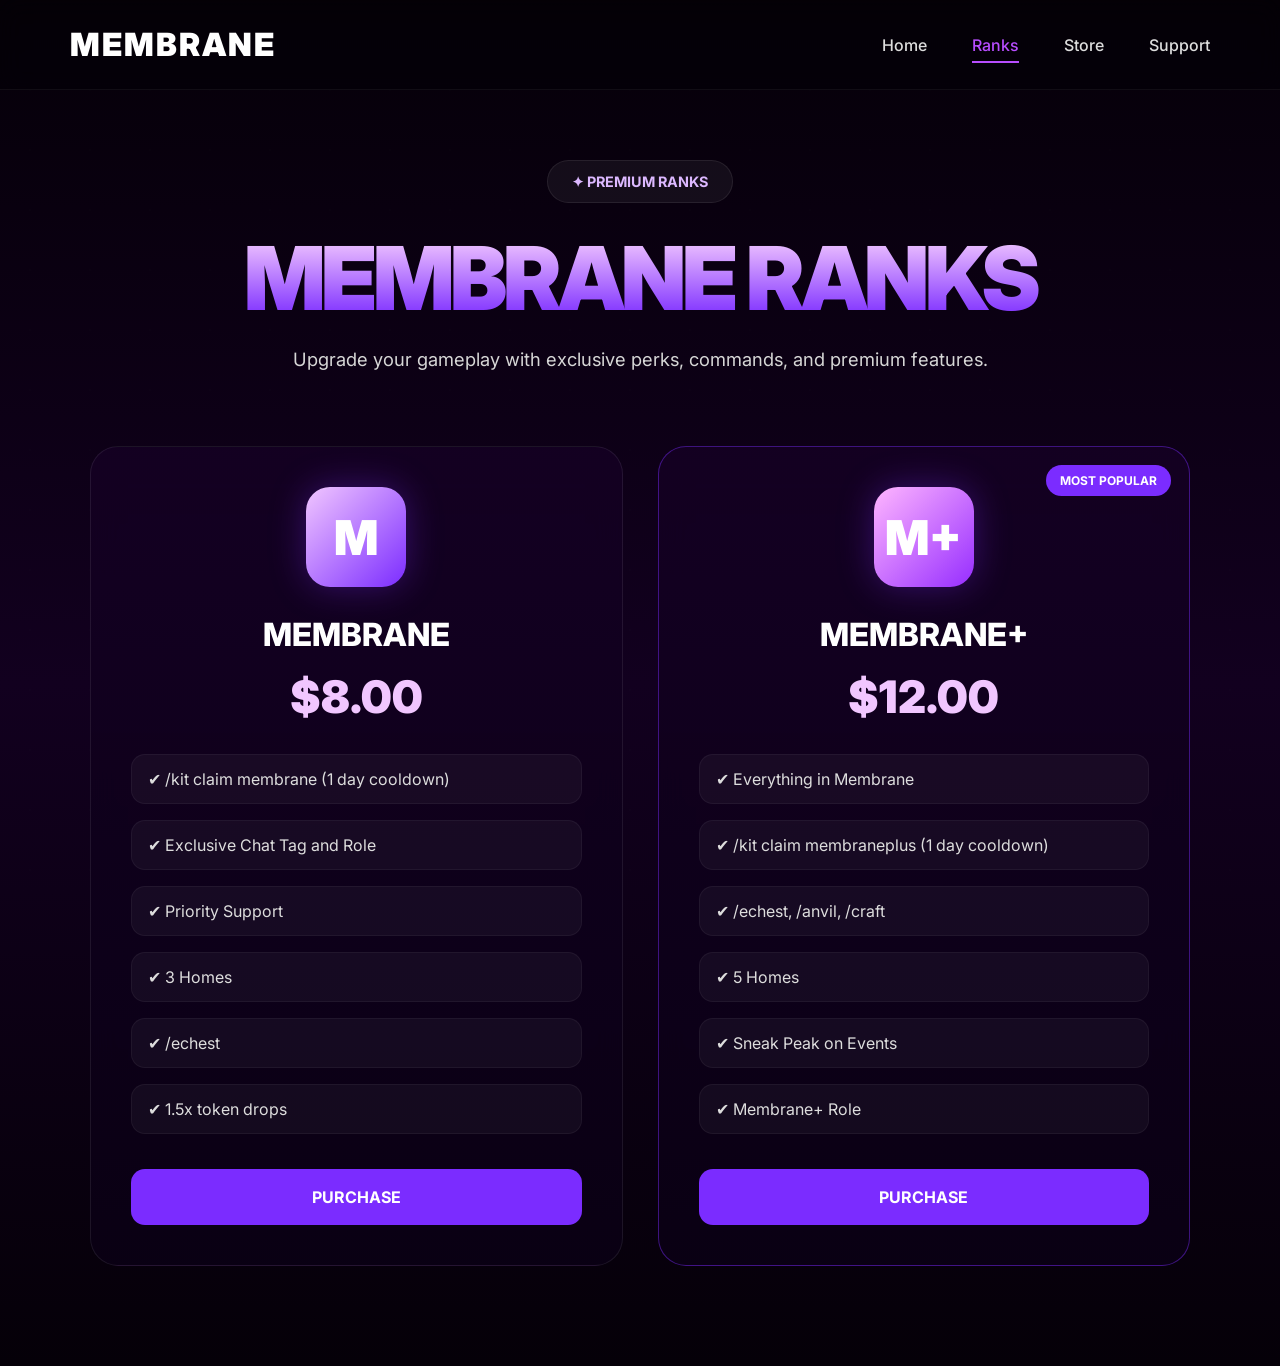
<file: ranks.html>
<!DOCTYPE html>
<html lang="en">
<head>
  <meta charset="UTF-8">
  <meta name="viewport" content="width=device-width, initial-scale=1.0">

  <title>Membrane Ranks</title>

  <link rel="stylesheet" href="ranks.css">

  <link href="https://fonts.googleapis.com/css2?family=Inter:wght@400;500;600;700;800;900&display=swap" rel="stylesheet">
</head>
<body>

  <!-- PARTICLES -->

  <div class="particles"></div>

  <!-- NAVBAR -->

  <header>

    <div class="logo">
      MEMBRANE
    </div>

    <nav>

      <a href="index.html">Home</a>
      <a class="active" href="#">Ranks</a>
      <a href="store.html">Store</a>
      <a href="support.html">Support</a>

    </nav>

  </header>

  <!-- MAIN -->

  <section class="ranks-page">

    <div class="title">

      <div class="badge">
        ✦ PREMIUM RANKS
      </div>

      <h1>
        MEMBRANE RANKS
      </h1>

      <p>
        Upgrade your gameplay with exclusive perks, 
        commands, and premium features.
      </p>

    </div>

    <!-- RANKS -->

    <div class="ranks-grid">

      <!-- MEMBRANE -->

      <div class="rank-card">

        <div class="rank-icon">
          M
        </div>

        <h2>MEMBRANE</h2>

        <div class="price">
          $8.00
        </div>

        <ul>

          <li>✔ /kit claim membrane (1 day cooldown)</li>
          <li>✔ Exclusive Chat Tag and Role</li>
          <li>✔ Priority Support</li>
          <li>✔ 3 Homes</li>
          <li>✔ /echest</li>
          <li>✔ 1.5x token drops</li>

        </ul>

        <a href="https://membrane-mc-webshop.tebex.io/category/3319509" target="_blank">

          <button>
            PURCHASE
          </button>

        </a>

      </div>

      <!-- MEMBRANE+ -->

      <div class="rank-card featured">

        <div class="featured-tag">
          MOST POPULAR
        </div>

        <div class="rank-icon plus">
          M+
        </div>

        <h2>MEMBRANE+</h2>

        <div class="price">
          $12.00
        </div>

        <ul>

          <li>✔ Everything in Membrane</li>
          <li>✔ /kit claim membraneplus (1 day cooldown)</li>
          <li>✔ /echest, /anvil, /craft</li>
          <li>✔ 5 Homes</li>
          <li>✔ Sneak Peak on Events</li>
          <li>✔ Membrane+ Role</li>

        </ul>

        <a href="https://membrane-mc-webshop.tebex.io/category/3319509" target="_blank">

          <button>
            PURCHASE
          </button>

        </a>

      </div>

    </div>

  </section>

</body>
</html>
</file>
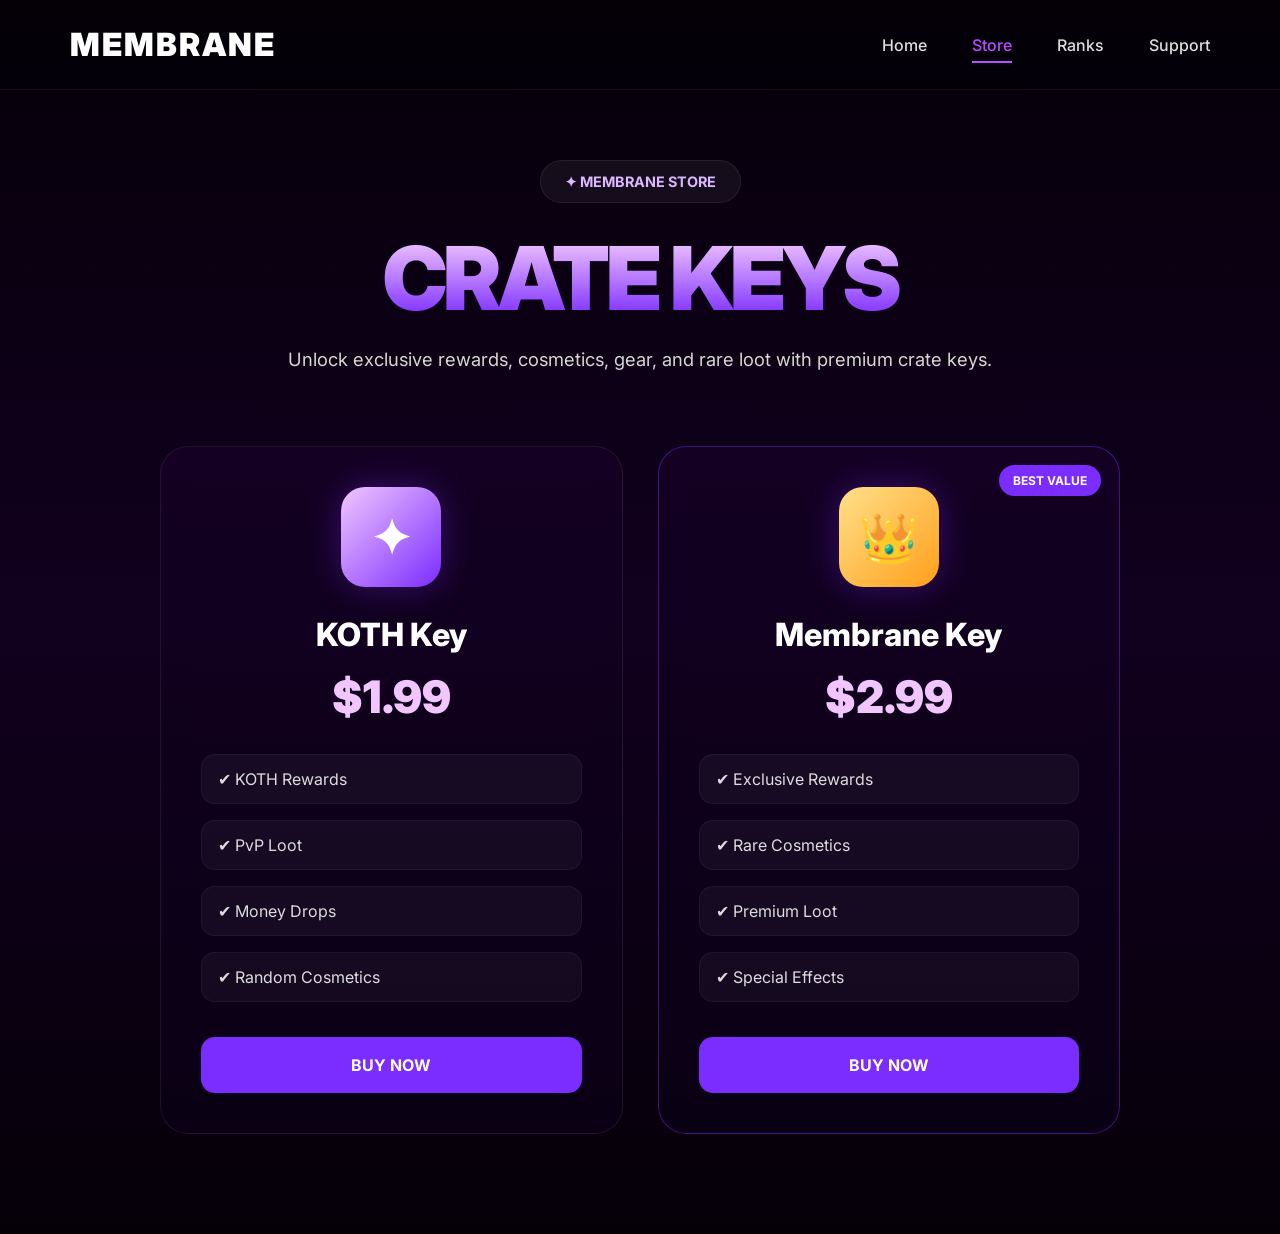
<file: store.html>
<!DOCTYPE html>
<html lang="en">
<head>
  <meta charset="UTF-8">
  <meta name="viewport" content="width=device-width, initial-scale=1.0">

  <title>Membrane Store</title>

  <link rel="stylesheet" href="store.css">

  <link href="https://fonts.googleapis.com/css2?family=Inter:wght@400;500;600;700;800;900&display=swap" rel="stylesheet">
</head>
<body>

  <!-- PARTICLES -->

  <div class="particles"></div>

  <!-- NAVBAR -->

  <header>

    <div class="logo">
      MEMBRANE
    </div>

    <nav>

      <a href="index.html">Home</a>
      <a class="active" href="#">Store</a>
      <a href="ranks.html">Ranks</a>
      <a href="support.html">Support</a>

    </nav>

  </header>

  <!-- STORE -->

  <section class="store">

    <div class="store-title">

      <div class="badge">
        ✦ MEMBRANE STORE
      </div>

      <h1>
        CRATE KEYS
      </h1>

      <p>
        Unlock exclusive rewards, cosmetics, gear,
        and rare loot with premium crate keys.
      </p>

    </div>

    <!-- CRATES -->

    <div class="crate-grid">

      <!-- KOTH KEY -->

      <div class="crate-card">

        <div class="crate-icon purple">
          ✦
        </div>

        <h2>KOTH Key</h2>

        <div class="price">
          $1.99
        </div>

        <ul>

          <li>✔ KOTH Rewards</li>
          <li>✔ PvP Loot</li>
          <li>✔ Money Drops</li>
          <li>✔ Random Cosmetics</li>

        </ul>

        <a href="https://membrane-mc-webshop.tebex.io/category/3319509" target="_blank">

          <button>
            BUY NOW
          </button>

        </a>

      </div>

      <!-- MEMBRANE KEY -->

      <div class="crate-card featured">

        <div class="featured-tag">
          BEST VALUE
        </div>

        <div class="crate-icon gold">
          👑
        </div>

        <h2>Membrane Key</h2>

        <div class="price">
          $2.99
        </div>

        <ul>

          <li>✔ Exclusive Rewards</li>
          <li>✔ Rare Cosmetics</li>
          <li>✔ Premium Loot</li>
          <li>✔ Special Effects</li>

        </ul>

        <a href="https://membrane-mc-webshop.tebex.io/category/3319509" target="_blank">

          <button>
            BUY NOW
          </button>

        </a>

      </div>

    </div>

  </section>

</body>
</html>
</file>
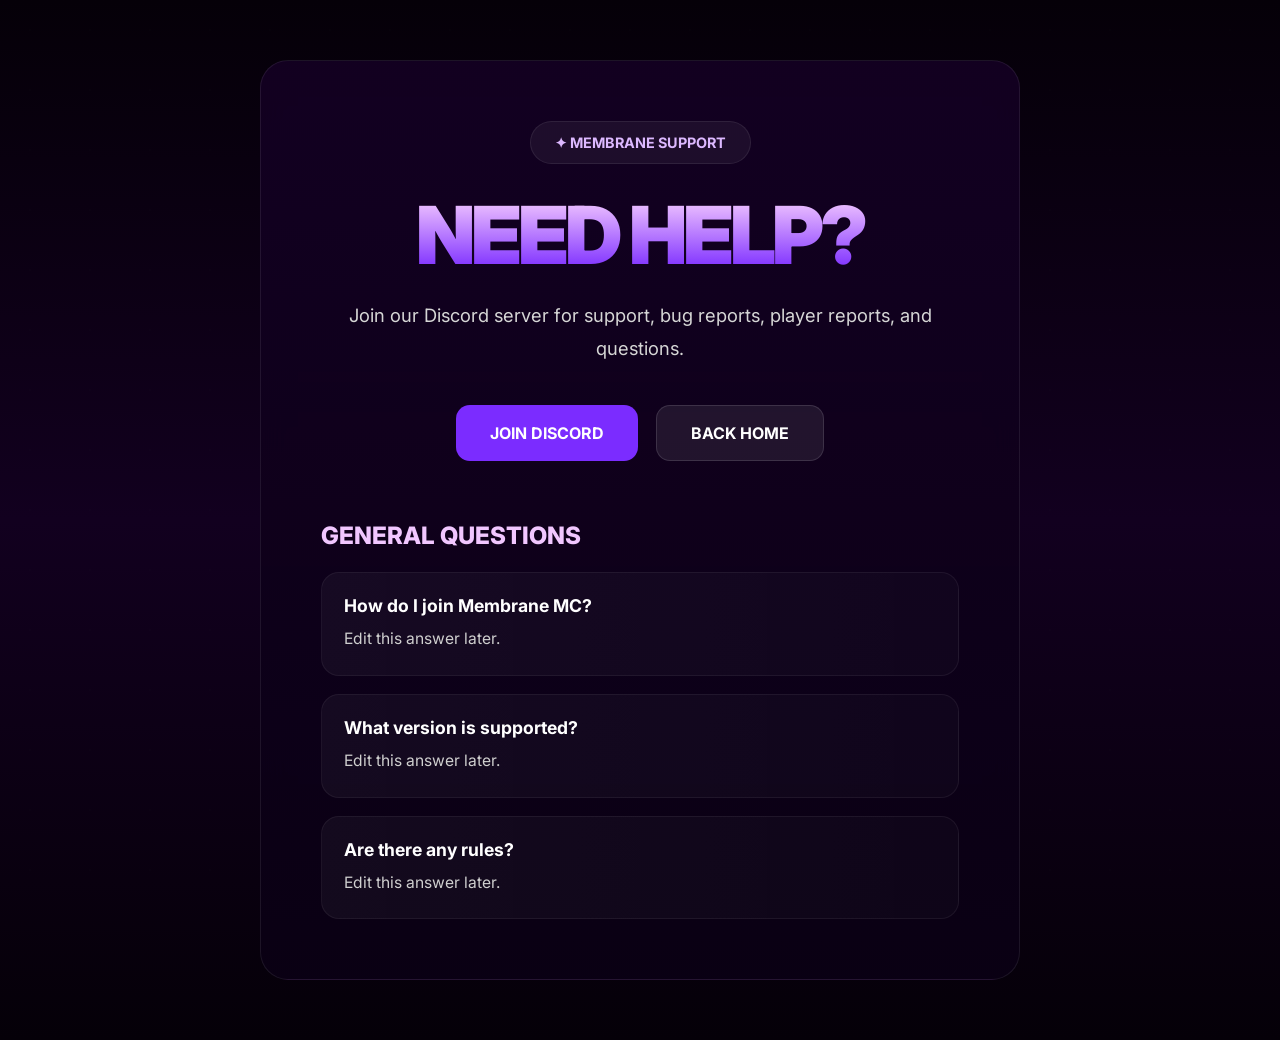
<file: support.html>
<!DOCTYPE html>
<html lang="en">
<head>
  <meta charset="UTF-8">
  <meta name="viewport" content="width=device-width, initial-scale=1.0">

  <title>Membrane Support</title>

  <link rel="stylesheet" href="support.css">

  <link href="https://fonts.googleapis.com/css2?family=Inter:wght@400;500;600;700;800;900&display=swap" rel="stylesheet">
</head>
<body>

  <!-- PARTICLES -->

  <div class="particles"></div>

  <!-- MAIN -->

  <section class="support">

    <div class="support-box">

      <div class="badge">
        ✦ MEMBRANE SUPPORT
      </div>

      <h1>
        NEED HELP?
      </h1>

      <p>
        Join our Discord server for support,
        bug reports, player reports, and questions.
      </p>

      <!-- BUTTONS -->

      <div class="buttons">

        <a href="https://discord.gg/JqkdVt7CeT" target="_blank">

          <button class="primary-btn">
            JOIN DISCORD
          </button>

        </a>

        <a href="index.html">

          <button class="secondary-btn">
            BACK HOME
          </button>

        </a>

      </div>

      <!-- FAQ SECTION -->

      <div class="faq-section">

        <h2>GENERAL QUESTIONS</h2>

        <div class="faq">

          <div class="faq-item">

            <h3>
              How do I join Membrane MC?
            </h3>

            <p>
              Edit this answer later.
            </p>

          </div>

          <div class="faq-item">

            <h3>
              What version is supported?
            </h3>

            <p>
              Edit this answer later.
            </p>

          </div>

          <div class="faq-item">

            <h3>
              Are there any rules?
            </h3>

            <p>
              Edit this answer later.
            </p>

          </div>

        </div>

      </div>

    </div>

  </section>

</body>
</html>
</file>
<file: ranks.css>
/* ranks.css */

*{
    margin:0;
    padding:0;
    box-sizing:border-box;
    font-family:'Inter',sans-serif;
}

body{

    background:
    linear-gradient(to bottom,
    #050008,
    #12001f,
    #050008);

    min-height:100vh;

    overflow-x:hidden;

    color:white;

    position:relative;
}

/* PARTICLES */

.particles{

    position:fixed;
    inset:0;

    background:
    radial-gradient(circle,rgba(255,255,255,0.12) 1px,transparent 1px);

    background-size:60px 60px;

    opacity:0.08;

    animation:moveParticles 40s linear infinite;

    z-index:0;
}

/* NAVBAR */

header{

    position:relative;
    z-index:5;

    width:100%;
    min-height:90px;

    padding:20px 70px;

    display:flex;
    justify-content:space-between;
    align-items:center;

    background:rgba(0,0,0,0.18);

    border-bottom:1px solid rgba(255,255,255,0.05);

    backdrop-filter:blur(12px);
}

/* LOGO */

.logo{

    font-size:2rem;
    font-weight:900;

    letter-spacing:2px;
}

/* NAV */

nav{

    display:flex;
    gap:45px;

    align-items:center;

    flex-wrap:wrap;
}

nav a{

    color:#ddd;

    text-decoration:none;

    font-size:1rem;
    font-weight:500;

    transition:0.3s;

    position:relative;
}

nav a:hover,
nav .active{

    color:#b84dff;
}

nav a::after{

    content:'';

    position:absolute;

    left:0;
    bottom:-8px;

    width:0%;

    height:2px;

    background:#b84dff;

    transition:0.3s;
}

nav a:hover::after,
nav .active::after{

    width:100%;
}

/* MAIN */

.ranks-page{

    position:relative;
    z-index:2;

    padding:70px 30px 100px;
}

/* TITLE */

.title{

    text-align:center;

    max-width:900px;

    margin:auto;
}

.badge{

    display:inline-block;

    padding:12px 24px;

    border-radius:999px;

    background:rgba(255,255,255,0.05);

    border:1px solid rgba(255,255,255,0.08);

    color:#dcb8ff;

    font-size:0.9rem;
    font-weight:700;

    margin-bottom:35px;
}

.title h1{

    font-size:5.5rem;

    line-height:0.92;

    font-weight:900;

    letter-spacing:-4px;

    background:
    linear-gradient(to bottom,
    #f1c6ff,
    #7b2cff);

    -webkit-background-clip:text;
    -webkit-text-fill-color:transparent;
}

.title p{

    margin-top:24px;

    font-size:1.15rem;
    line-height:1.8;

    color:#d6d6d6;
}

/* GRID */

.ranks-grid{

    margin-top:70px;

    display:grid;

    grid-template-columns:repeat(auto-fit,minmax(320px,1fr));

    gap:35px;

    max-width:1100px;

    margin-left:auto;
    margin-right:auto;
}

/* CARD */

.rank-card{

    position:relative;

    padding:40px;

    border-radius:28px;

    background:
    linear-gradient(to bottom,
    rgba(20,0,35,0.92),
    rgba(10,0,20,0.96));

    border:1px solid rgba(255,255,255,0.08);

    text-align:center;

    backdrop-filter:blur(14px);

    transition:0.35s;
}

.rank-card:hover{

    transform:translateY(-8px);

    box-shadow:
    0 0 35px rgba(123,44,255,0.2);
}

/* FEATURED */

.featured{

    border-color:rgba(123,44,255,0.45);
}

.featured-tag{

    position:absolute;

    top:18px;
    right:18px;

    padding:8px 14px;

    border-radius:999px;

    background:#7b2cff;

    font-size:0.75rem;
    font-weight:700;
}

/* ICON */

.rank-icon{

    width:100px;
    height:100px;

    margin:auto;

    border-radius:24px;

    background:
    linear-gradient(to bottom right,
    #f1c6ff,
    #7b2cff);

    display:flex;
    justify-content:center;
    align-items:center;

    font-size:3rem;
    font-weight:900;

    box-shadow:
    0 0 35px rgba(123,44,255,0.35);
}

.plus{

    background:
    linear-gradient(to bottom right,
    #ffb6ff,
    #962dff);
}

/* TITLE */

.rank-card h2{

    margin-top:28px;

    font-size:2rem;
    font-weight:800;
}

/* PRICE */

.price{

    margin-top:16px;

    font-size:2.8rem;
    font-weight:900;

    color:#f1c6ff;
}

/* LIST */

.rank-card ul{

    list-style:none;

    margin-top:30px;

    display:flex;
    flex-direction:column;
    gap:16px;

    text-align:left;
}

.rank-card li{

    padding:14px 16px;

    border-radius:14px;

    background:rgba(255,255,255,0.04);

    border:1px solid rgba(255,255,255,0.05);

    color:#ddd;
}

/* BUTTON */

.rank-card a{

    text-decoration:none;
}

.rank-card button{

    width:100%;

    height:56px;

    margin-top:35px;

    border:none;
    border-radius:14px;

    background:#7b2cff;

    color:white;

    font-size:1rem;
    font-weight:700;

    cursor:pointer;

    transition:0.3s;
}

.rank-card button:hover{

    background:#9c4dff;

    transform:translateY(-4px);

    box-shadow:
    0 0 30px rgba(123,44,255,0.4);
}

/* ANIMATIONS */

@keyframes moveParticles{

    from{
        transform:translate(0,0);
    }

    to{
        transform:translate(-400px,-400px);
    }
}

/* TABLET */

@media(max-width:1024px){

    .title h1{

        font-size:4.5rem;
    }

    .ranks-grid{

        gap:25px;
    }

}

/* MOBILE */

@media(max-width:768px){

    header{

        padding:20px;

        flex-direction:column;

        gap:18px;

        justify-content:center;
    }

    .logo{

        font-size:1.5rem;
    }

    nav{

        gap:18px;

        flex-wrap:wrap;

        justify-content:center;
    }

    nav a{

        font-size:0.85rem;
    }

    .ranks-page{

        padding:60px 20px 80px;
    }

    .badge{

        font-size:0.75rem;

        padding:10px 18px;
    }

    .title h1{

        font-size:3rem;

        letter-spacing:-2px;
    }

    .title p{

        font-size:1rem;

        line-height:1.7;

        padding:0 10px;
    }

    .ranks-grid{

        grid-template-columns:1fr;

        gap:24px;
    }

    .rank-card{

        padding:30px 24px;
    }

    .rank-icon{

        width:80px;
        height:80px;

        font-size:2.3rem;
    }

    .rank-card h2{

        font-size:1.7rem;
    }

    .price{

        font-size:2.2rem;
    }

    .rank-card li{

        font-size:0.95rem;

        padding:12px 14px;
    }

    .rank-card button{

        height:52px;

        font-size:0.95rem;
    }

}

/* EXTRA SMALL DEVICES */

@media(max-width:480px){

    .title h1{

        font-size:2.3rem;
    }

    .title p{

        font-size:0.95rem;
    }

    .rank-card{

        padding:24px 18px;
    }

    .rank-card h2{

        font-size:1.5rem;
    }

    .price{

        font-size:1.9rem;
    }

    nav{

        gap:14px;
    }

    nav a{

        font-size:0.8rem;
    }

}
*{
    -webkit-tap-highlight-color: transparent;
}
</file>
<file: store.css>
/* store.css */

*{
    margin:0;
    padding:0;
    box-sizing:border-box;
    font-family:'Inter',sans-serif;
}

body{

    background:
    linear-gradient(to bottom,
    #050008,
    #12001f,
    #050008);

    min-height:100vh;

    overflow-x:hidden;

    color:white;

    position:relative;
}

/* PARTICLES */

.particles{

    position:fixed;
    inset:0;

    background:
    radial-gradient(circle,rgba(255,255,255,0.12) 1px,transparent 1px);

    background-size:60px 60px;

    opacity:0.08;

    animation:moveParticles 40s linear infinite;

    z-index:0;
}

/* NAVBAR */

header{

    position:relative;
    z-index:5;

    width:100%;
    min-height:90px;

    padding:20px 70px;

    display:flex;
    justify-content:space-between;
    align-items:center;

    background:rgba(0,0,0,0.18);

    border-bottom:1px solid rgba(255,255,255,0.05);

    backdrop-filter:blur(12px);
}

.logo{

    font-size:2rem;
    font-weight:900;

    letter-spacing:2px;
}

nav{

    display:flex;
    gap:45px;

    align-items:center;

    flex-wrap:wrap;
}

nav a{

    color:#ddd;

    text-decoration:none;

    font-size:1rem;
    font-weight:500;

    transition:0.3s;

    position:relative;
}

nav a:hover,
nav .active{

    color:#b84dff;
}

nav a::after{

    content:'';

    position:absolute;

    left:0;
    bottom:-8px;

    width:0%;

    height:2px;

    background:#b84dff;

    transition:0.3s;
}

nav a:hover::after,
nav .active::after{

    width:100%;
}

/* STORE */

.store{

    position:relative;
    z-index:2;

    padding:70px 30px 100px;
}

.store-title{

    text-align:center;

    max-width:900px;

    margin:auto;
}

.badge{

    display:inline-block;

    padding:12px 24px;

    border-radius:999px;

    background:rgba(255,255,255,0.05);

    border:1px solid rgba(255,255,255,0.08);

    color:#dcb8ff;

    font-size:0.9rem;
    font-weight:700;

    margin-bottom:35px;
}

.store-title h1{

    font-size:5.5rem;

    line-height:0.92;

    font-weight:900;

    letter-spacing:-4px;

    background:
    linear-gradient(to bottom,
    #f1c6ff,
    #7b2cff);

    -webkit-background-clip:text;
    -webkit-text-fill-color:transparent;
}

.store-title p{

    margin-top:24px;

    font-size:1.15rem;
    line-height:1.8;

    color:#d6d6d6;
}

/* GRID */

.crate-grid{

    margin-top:70px;

    display:grid;

    grid-template-columns:repeat(2,1fr);

    gap:35px;

    max-width:1000px;

    margin-left:auto;
    margin-right:auto;

    padding:0 20px;
}

/* CARD */

.crate-card{

    position:relative;

    padding:40px;

    border-radius:28px;

    background:
    linear-gradient(to bottom,
    rgba(20,0,35,0.92),
    rgba(10,0,20,0.96));

    border:1px solid rgba(255,255,255,0.08);

    text-align:center;

    backdrop-filter:blur(14px);

    transition:0.35s;
}

.crate-card:hover{

    transform:translateY(-8px);

    box-shadow:
    0 0 35px rgba(123,44,255,0.2);
}

.featured{

    border-color:rgba(123,44,255,0.45);
}

.featured-tag{

    position:absolute;

    top:18px;
    right:18px;

    padding:8px 14px;

    border-radius:999px;

    background:#7b2cff;

    font-size:0.75rem;
    font-weight:700;
}

/* ICONS */

.crate-icon{

    width:100px;
    height:100px;

    margin:auto;

    border-radius:24px;

    display:flex;
    justify-content:center;
    align-items:center;

    font-size:3rem;
    font-weight:900;

    box-shadow:
    0 0 35px rgba(123,44,255,0.35);
}

.purple{

    background:
    linear-gradient(to bottom right,
    #f1c6ff,
    #7b2cff);
}

.gold{

    background:
    linear-gradient(to bottom right,
    #ffe08a,
    #ff9f1a);
}

/* TEXT */

.crate-card h2{

    margin-top:28px;

    font-size:2rem;
    font-weight:800;
}

.price{

    margin-top:16px;

    font-size:2.8rem;
    font-weight:900;

    color:#f1c6ff;
}

/* LIST */

.crate-card ul{

    list-style:none;

    margin-top:30px;

    display:flex;
    flex-direction:column;
    gap:16px;

    text-align:left;
}

.crate-card li{

    padding:14px 16px;

    border-radius:14px;

    background:rgba(255,255,255,0.04);

    border:1px solid rgba(255,255,255,0.05);

    color:#ddd;
}

/* BUTTON */

.crate-card a{

    text-decoration:none;
}

.crate-card button{

    width:100%;

    height:56px;

    margin-top:35px;

    border:none;
    border-radius:14px;

    background:#7b2cff;

    color:white;

    font-size:1rem;
    font-weight:700;

    cursor:pointer;

    transition:0.3s;
}

.crate-card button:hover{

    background:#9c4dff;

    transform:translateY(-4px);

    box-shadow:
    0 0 30px rgba(123,44,255,0.4);
}

/* ANIMATION */

@keyframes moveParticles{

    from{
        transform:translate(0,0);
    }

    to{
        transform:translate(-400px,-400px);
    }
}

/* TABLET */

@media(max-width:1024px){

    .store-title h1{

        font-size:4.5rem;
    }

    .crate-grid{

        gap:25px;

        max-width:900px;
    }

}

/* MOBILE */

@media(max-width:768px){

    header{

        padding:20px;

        flex-direction:column;

        gap:18px;

        justify-content:center;
    }

    .logo{

        font-size:1.5rem;
    }

    nav{

        gap:18px;

        flex-wrap:wrap;

        justify-content:center;
    }

    nav a{

        font-size:0.85rem;
    }

    .store{

        padding:60px 20px 80px;
    }

    .badge{

        font-size:0.75rem;

        padding:10px 18px;
    }

    .store-title h1{

        font-size:3rem;

        letter-spacing:-2px;
    }

    .store-title p{

        font-size:1rem;

        line-height:1.7;

        padding:0 10px;
    }

    .crate-grid{

        grid-template-columns:1fr;

        padding:0;

        gap:24px;
    }

    .crate-card{

        padding:30px 24px;
    }

    .crate-icon{

        width:80px;
        height:80px;

        font-size:2.3rem;
    }

    .crate-card h2{

        font-size:1.7rem;
    }

    .price{

        font-size:2.2rem;
    }

    .crate-card li{

        font-size:0.95rem;

        padding:12px 14px;
    }

    .crate-card button{

        height:52px;

        font-size:0.95rem;
    }

}

/* EXTRA SMALL DEVICES */

@media(max-width:480px){

    .store-title h1{

        font-size:2.3rem;
    }

    .store-title p{

        font-size:0.95rem;
    }

    .crate-card{

        padding:24px 18px;
    }

    .crate-card h2{

        font-size:1.5rem;
    }

    .price{

        font-size:1.9rem;
    }

    nav{

        gap:14px;
    }

    nav a{

        font-size:0.8rem;
    }

}
*{
    -webkit-tap-highlight-color: transparent;
}
</file>
<file: support.css>
/* support.css */

*{
    margin:0;
    padding:0;
    box-sizing:border-box;
    font-family:'Inter',sans-serif;
}

body{

    background:
    linear-gradient(to bottom,
    #050008,
    #12001f,
    #050008);

    min-height:100vh;

    overflow-x:hidden;

    color:white;

    position:relative;
}

/* PARTICLES */

.particles{

    position:fixed;
    inset:0;

    background:
    radial-gradient(circle,rgba(255,255,255,0.12) 1px,transparent 1px);

    background-size:60px 60px;

    opacity:0.08;

    animation:moveParticles 40s linear infinite;

    z-index:0;
}

/* MAIN */

.support{

    width:100%;

    min-height:100vh;

    display:flex;
    justify-content:center;
    align-items:center;

    position:relative;
    z-index:2;

    padding:60px 20px;
}

/* BOX */

.support-box{

    width:760px;

    max-width:100%;

    padding:60px;

    border-radius:28px;

    text-align:center;

    background:
    linear-gradient(to bottom,
    rgba(20,0,35,0.92),
    rgba(10,0,20,0.96));

    border:1px solid rgba(255,255,255,0.08);

    backdrop-filter:blur(14px);

    animation:fadeUp 1s ease;
}

/* BADGE */

.badge{

    display:inline-block;

    padding:12px 24px;

    border-radius:999px;

    background:rgba(255,255,255,0.05);

    border:1px solid rgba(255,255,255,0.08);

    color:#dcb8ff;

    font-size:0.9rem;
    font-weight:700;

    margin-bottom:35px;
}

/* TITLE */

h1{

    font-size:5rem;
    line-height:0.9;

    font-weight:900;

    letter-spacing:-4px;

    background:
    linear-gradient(to bottom,
    #f1c6ff,
    #7b2cff);

    -webkit-background-clip:text;
    -webkit-text-fill-color:transparent;

    animation:pulse 3s infinite alternate;

    word-break:break-word;
}

/* TEXT */

.support-box p{

    margin-top:28px;

    font-size:1.15rem;
    line-height:1.8;

    color:#d6d6d6;
}

/* BUTTONS */

.buttons{

    display:flex;
    justify-content:center;
    gap:18px;

    margin-top:40px;

    flex-wrap:wrap;
}

.buttons a{

    text-decoration:none;
}

.primary-btn,
.secondary-btn{

    min-height:56px;

    padding:0 34px;

    border:none;
    border-radius:14px;

    font-size:1rem;
    font-weight:700;

    cursor:pointer;

    transition:0.3s;
}

/* PRIMARY */

.primary-btn{

    background:#7b2cff;

    color:white;
}

.primary-btn:hover{

    background:#9c4dff;

    transform:translateY(-4px);

    box-shadow:
    0 0 35px rgba(123,44,255,0.45);
}

/* SECONDARY */

.secondary-btn{

    background:rgba(255,255,255,0.08);

    border:1px solid rgba(255,255,255,0.12);

    color:white;
}

.secondary-btn:hover{

    background:rgba(255,255,255,0.12);

    transform:translateY(-4px);
}

/* FAQ SECTION */

.faq-section{

    margin-top:60px;

    text-align:left;
}

/* FAQ TITLE */

.faq-section h2{

    margin-bottom:22px;

    font-size:1.5rem;
    font-weight:800;

    color:#f1c6ff;
}

/* FAQ LIST */

.faq{

    display:flex;
    flex-direction:column;
    gap:18px;
}

/* FAQ ITEM */

.faq-item{

    padding:22px;

    border-radius:18px;

    background:
    linear-gradient(to right,
    rgba(255,255,255,0.04),
    rgba(255,255,255,0.02));

    border:1px solid rgba(255,255,255,0.06);

    transition:0.3s;
}

.faq-item:hover{

    transform:translateY(-4px);

    border-color:rgba(123,44,255,0.35);

    box-shadow:
    0 0 25px rgba(123,44,255,0.12);
}

/* QUESTION */

.faq-item h3{

    font-size:1.1rem;
    font-weight:700;

    color:white;
}

/* ANSWER */

.faq-item p{

    margin-top:10px;

    font-size:0.98rem;
    line-height:1.7;

    color:#cfcfcf;
}

/* ANIMATIONS */

@keyframes fadeUp{

    from{
        opacity:0;
        transform:translateY(40px);
    }

    to{
        opacity:1;
        transform:translateY(0);
    }
}

@keyframes pulse{

    from{
        filter:drop-shadow(0 0 10px rgba(123,44,255,0.2));
    }

    to{
        filter:drop-shadow(0 0 25px rgba(123,44,255,0.5));
    }
}

@keyframes moveParticles{

    from{
        transform:translate(0,0);
    }

    to{
        transform:translate(-400px,-400px);
    }
}

/* TABLET */

@media(max-width:1024px){

    h1{

        font-size:4.2rem;
    }

    .support-box{

        padding:50px 35px;
    }

}

/* MOBILE */

@media(max-width:768px){

    .support{

        padding:40px 15px;
    }

    .support-box{

        width:100%;

        padding:40px 24px;

        border-radius:22px;
    }

    .badge{

        font-size:0.75rem;

        padding:10px 18px;

        margin-bottom:28px;
    }

    h1{

        font-size:3rem;

        line-height:1;

        letter-spacing:-2px;
    }

    .support-box p{

        font-size:1rem;

        line-height:1.7;
    }

    .buttons{

        flex-direction:column;

        align-items:center;

        gap:14px;
    }

    .primary-btn,
    .secondary-btn{

        width:100%;

        max-width:320px;
    }

    .faq-section{

        margin-top:45px;
    }

    .faq-section h2{

        font-size:1.3rem;
    }

    .faq-item{

        padding:18px;
    }

    .faq-item h3{

        font-size:1rem;
    }

    .faq-item p{

        font-size:0.92rem;

        line-height:1.6;
    }

}

/* EXTRA SMALL DEVICES */

@media(max-width:480px){

    h1{

        font-size:2.3rem;
    }

    .support-box{

        padding:30px 18px;
    }

    .support-box p{

        font-size:0.95rem;
    }

    .primary-btn,
    .secondary-btn{

        font-size:0.9rem;
    }

    .faq-section h2{

        font-size:1.15rem;
    }

    .faq-item{

        padding:16px;
    }

    .faq-item h3{

        font-size:0.95rem;
    }

    .faq-item p{

        font-size:0.88rem;
    }

}
*{
    -webkit-tap-highlight-color: transparent;
}
</file>
